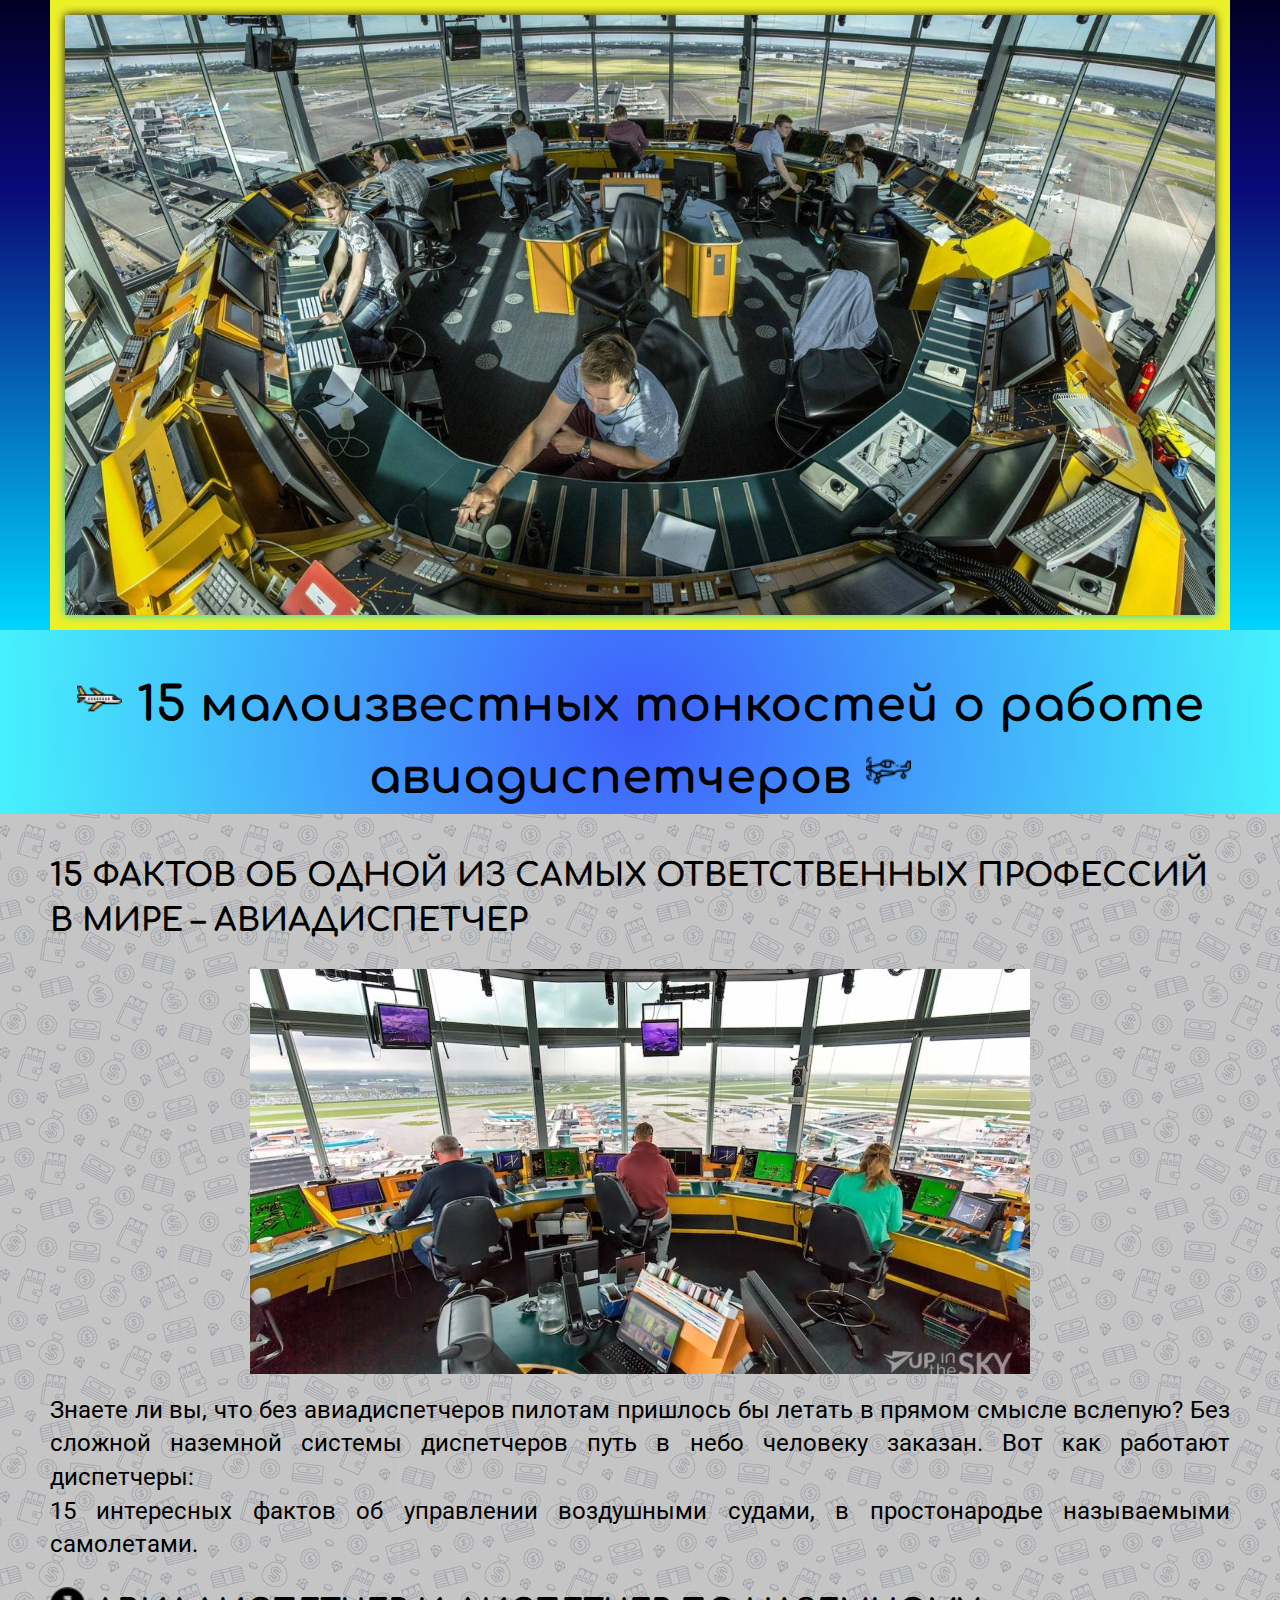
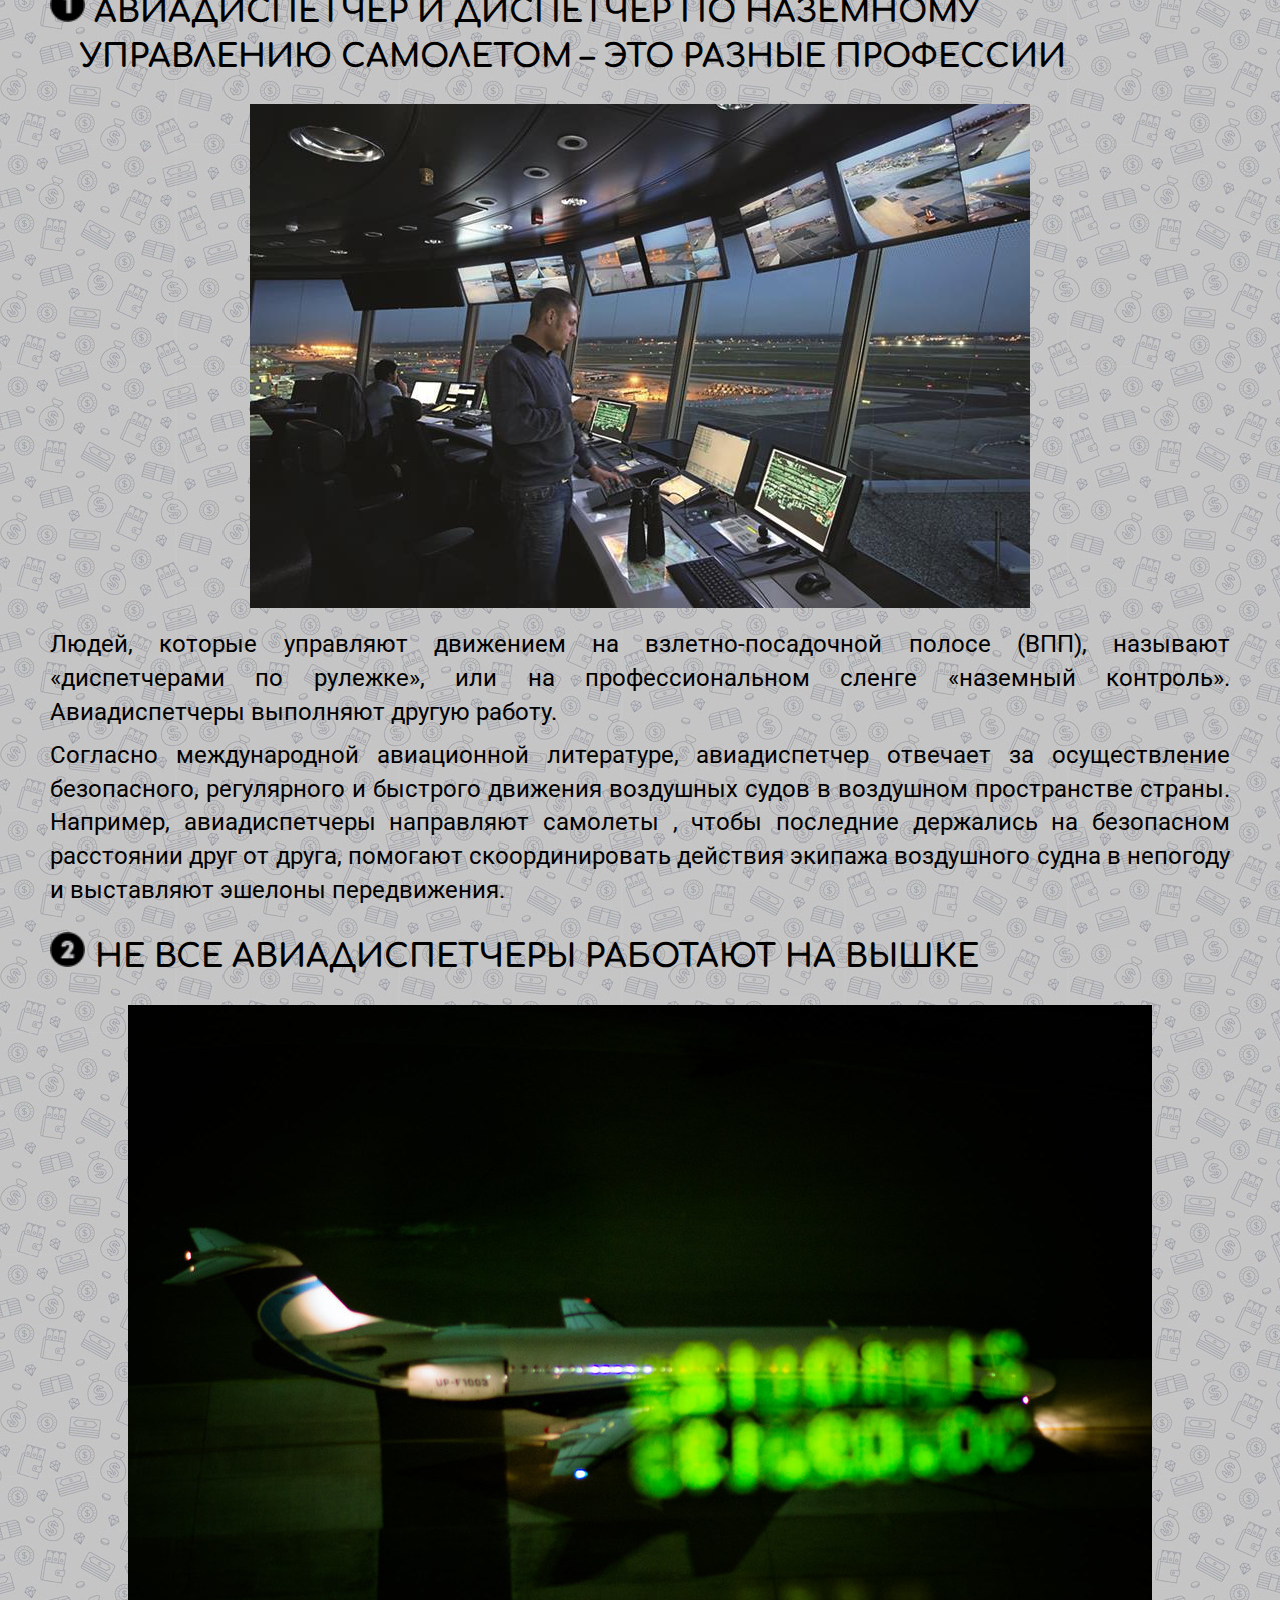
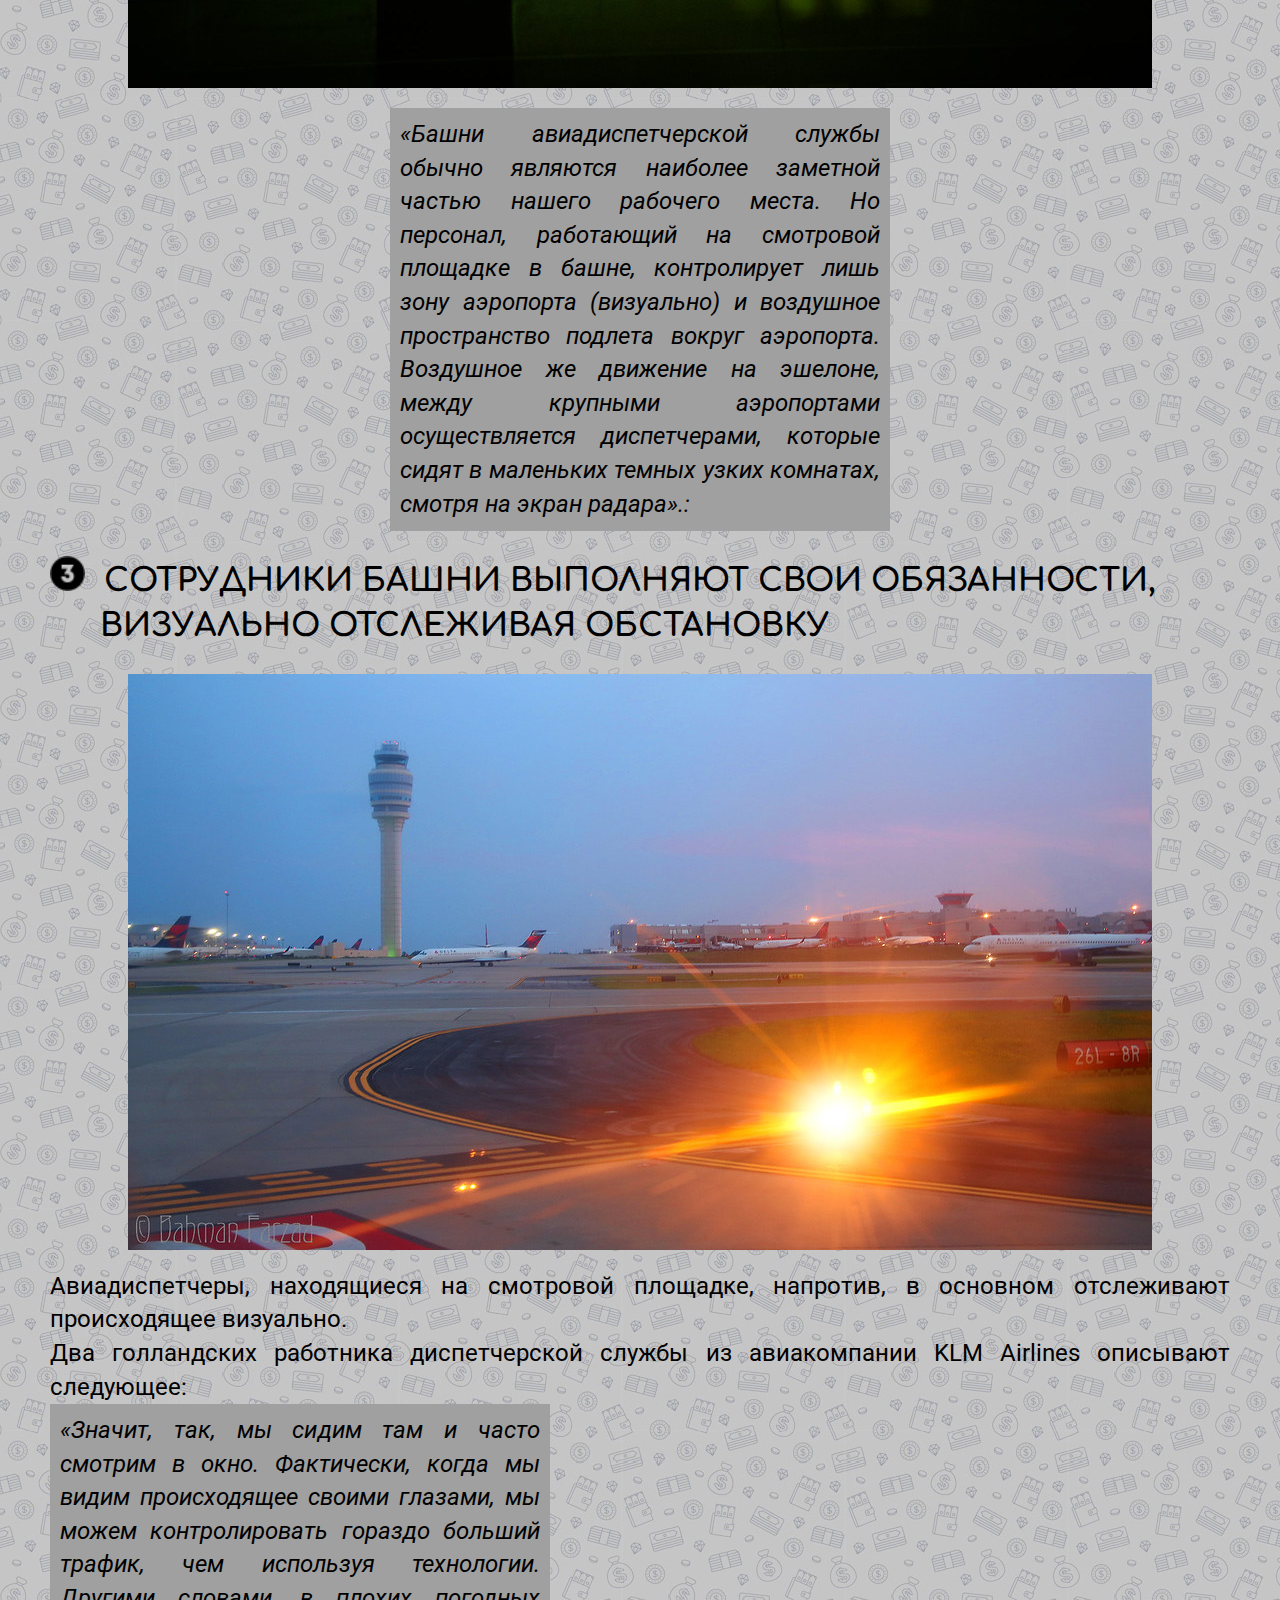
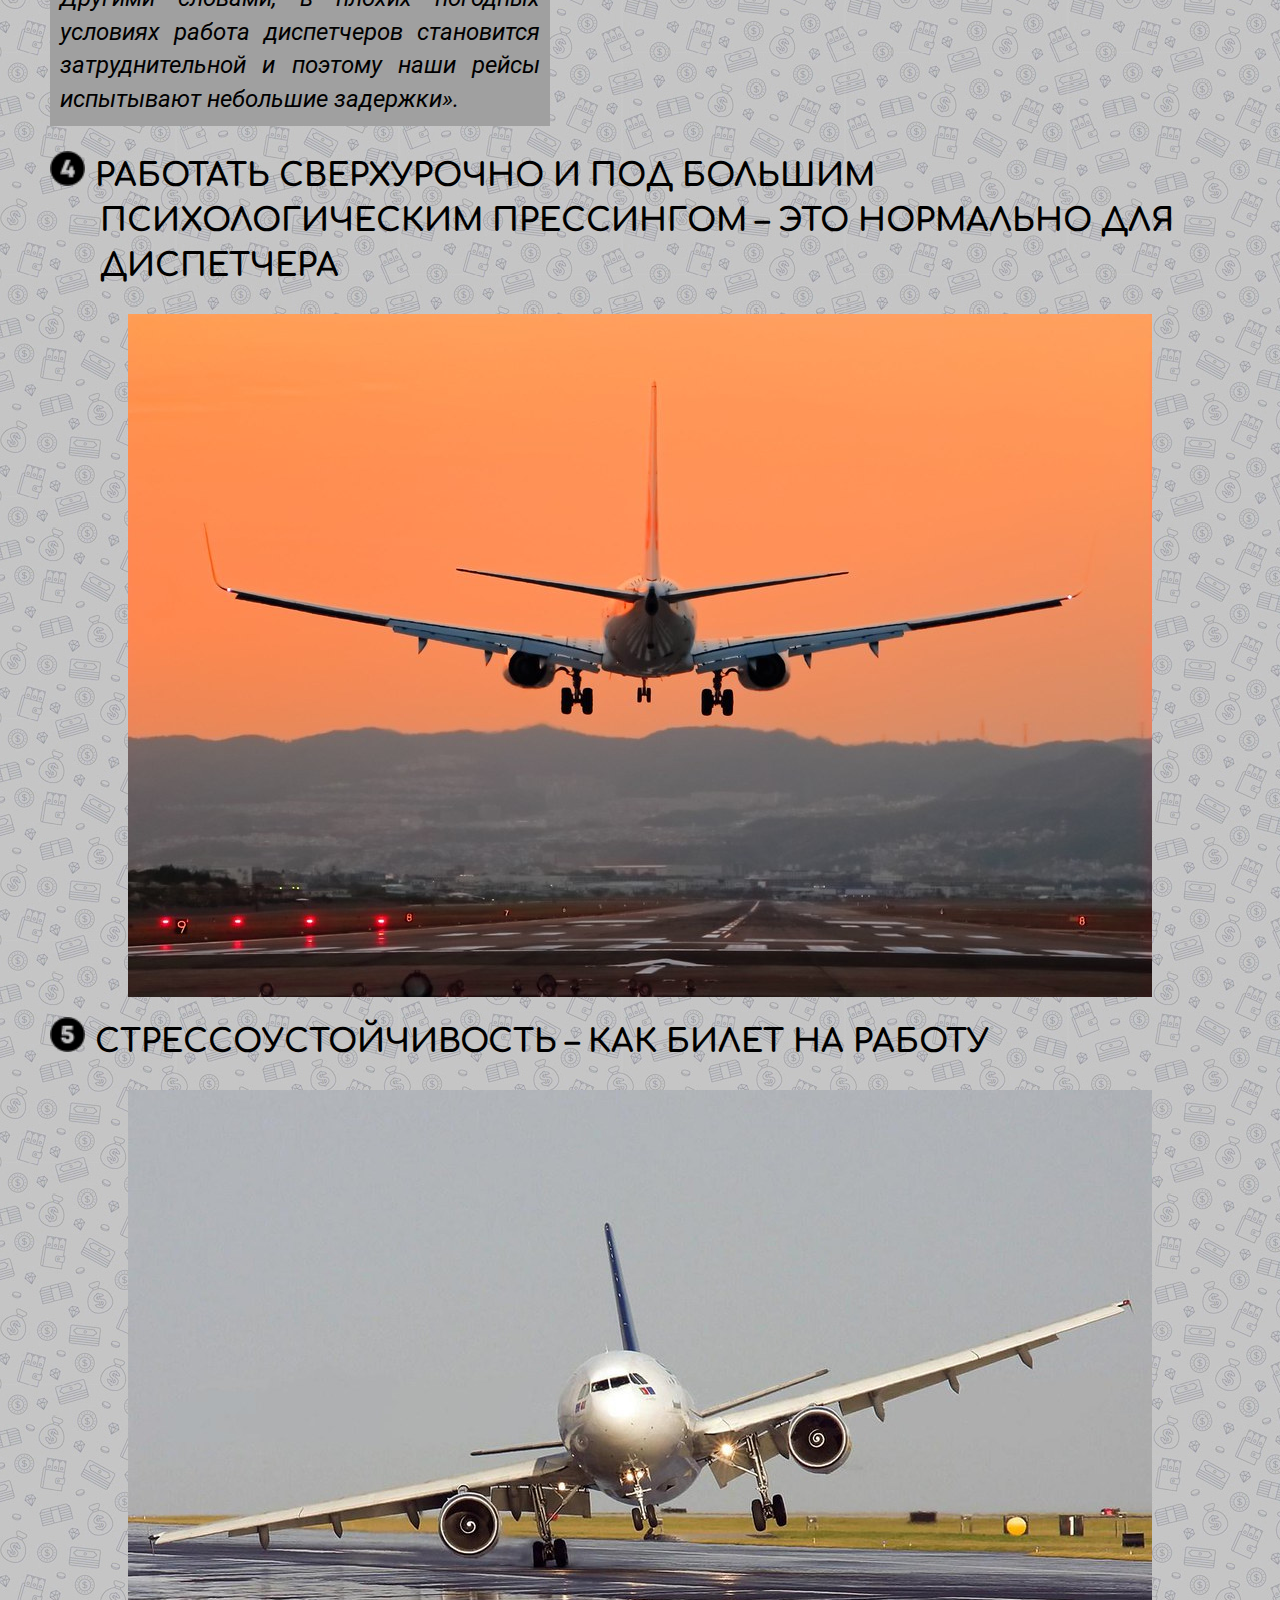
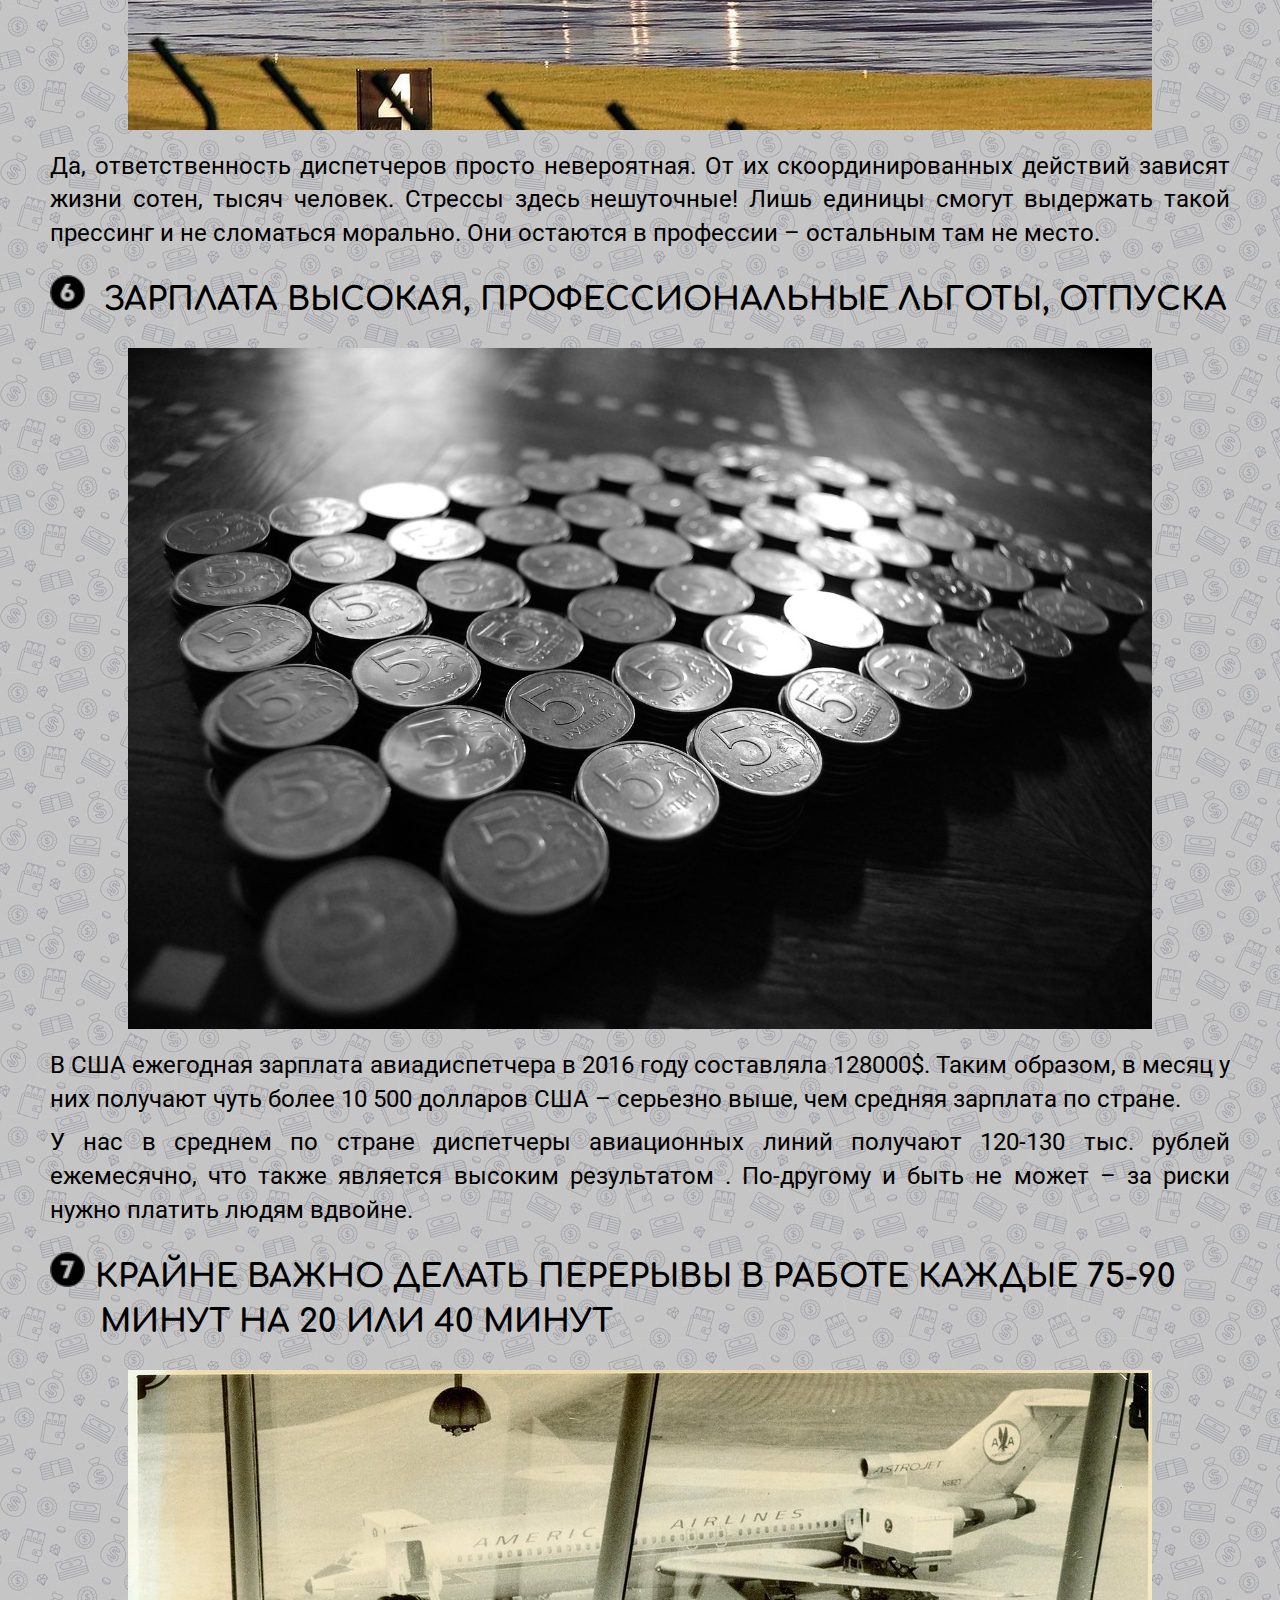
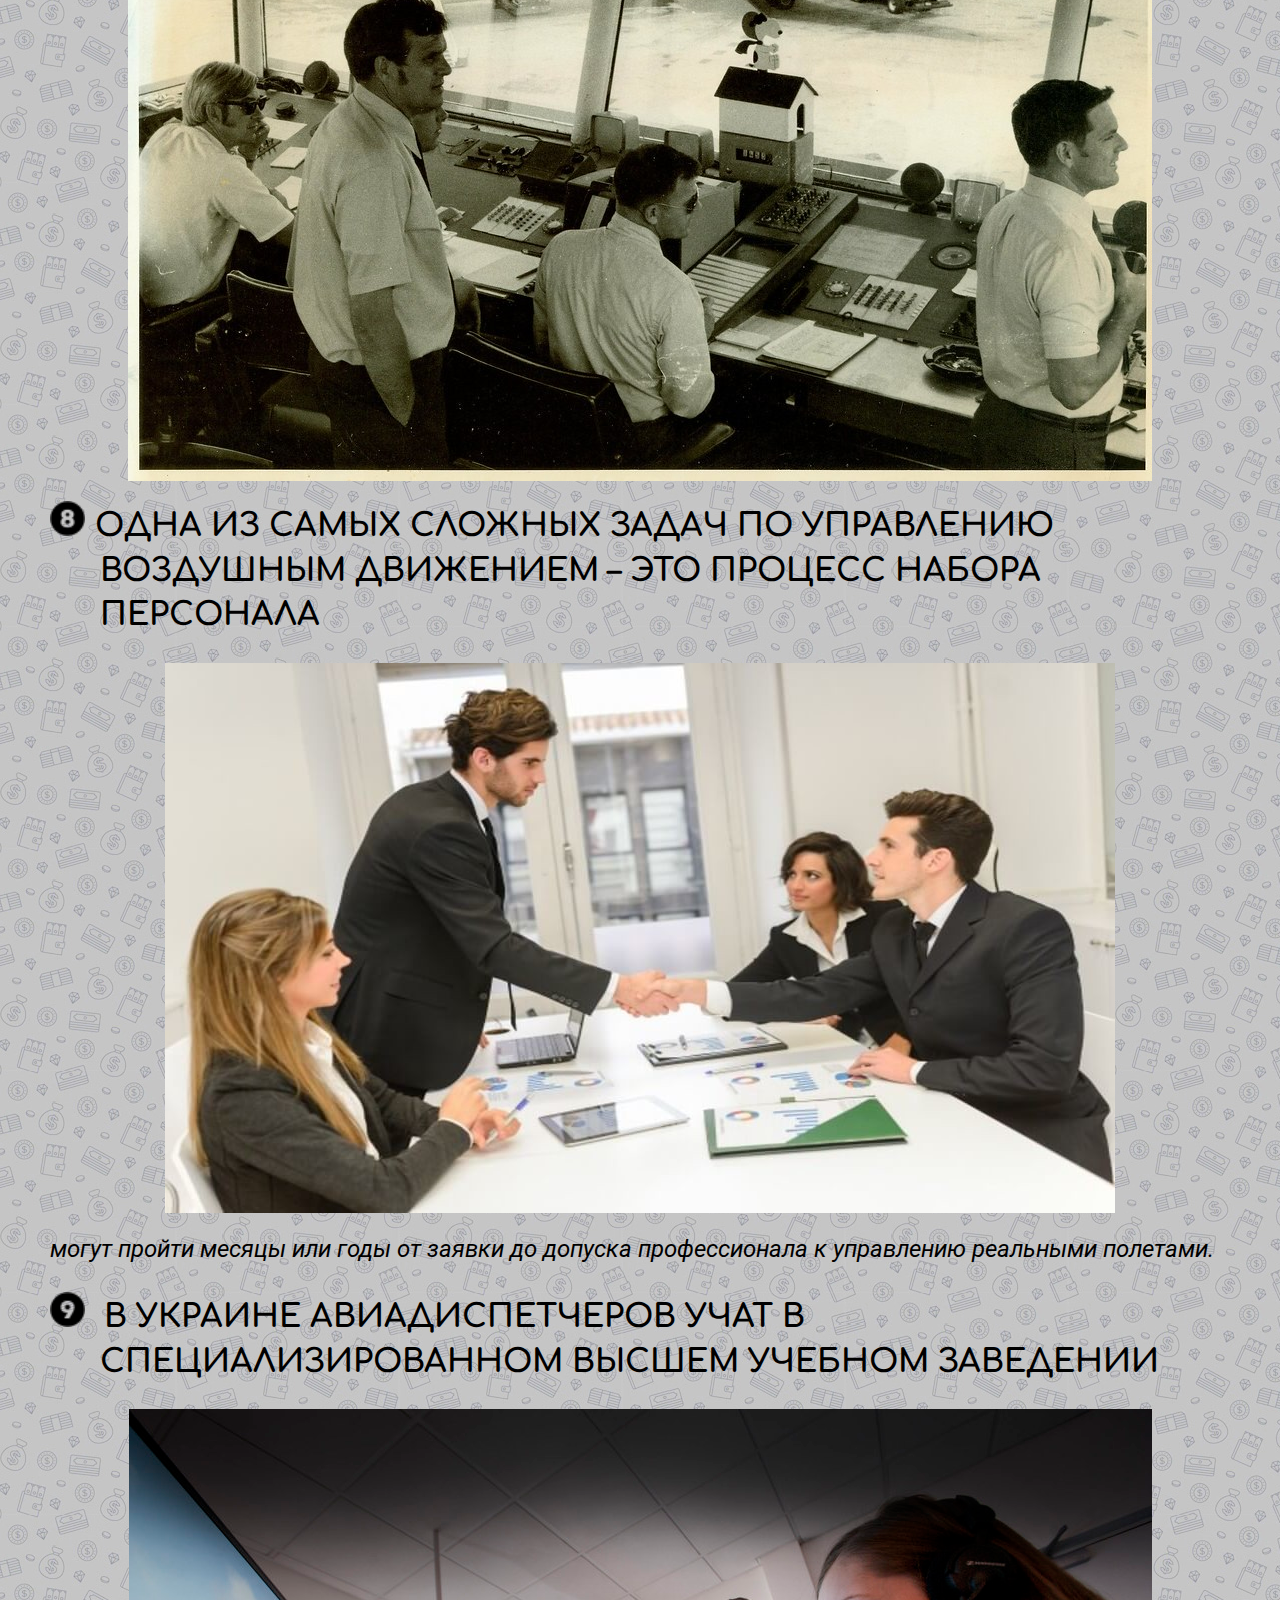
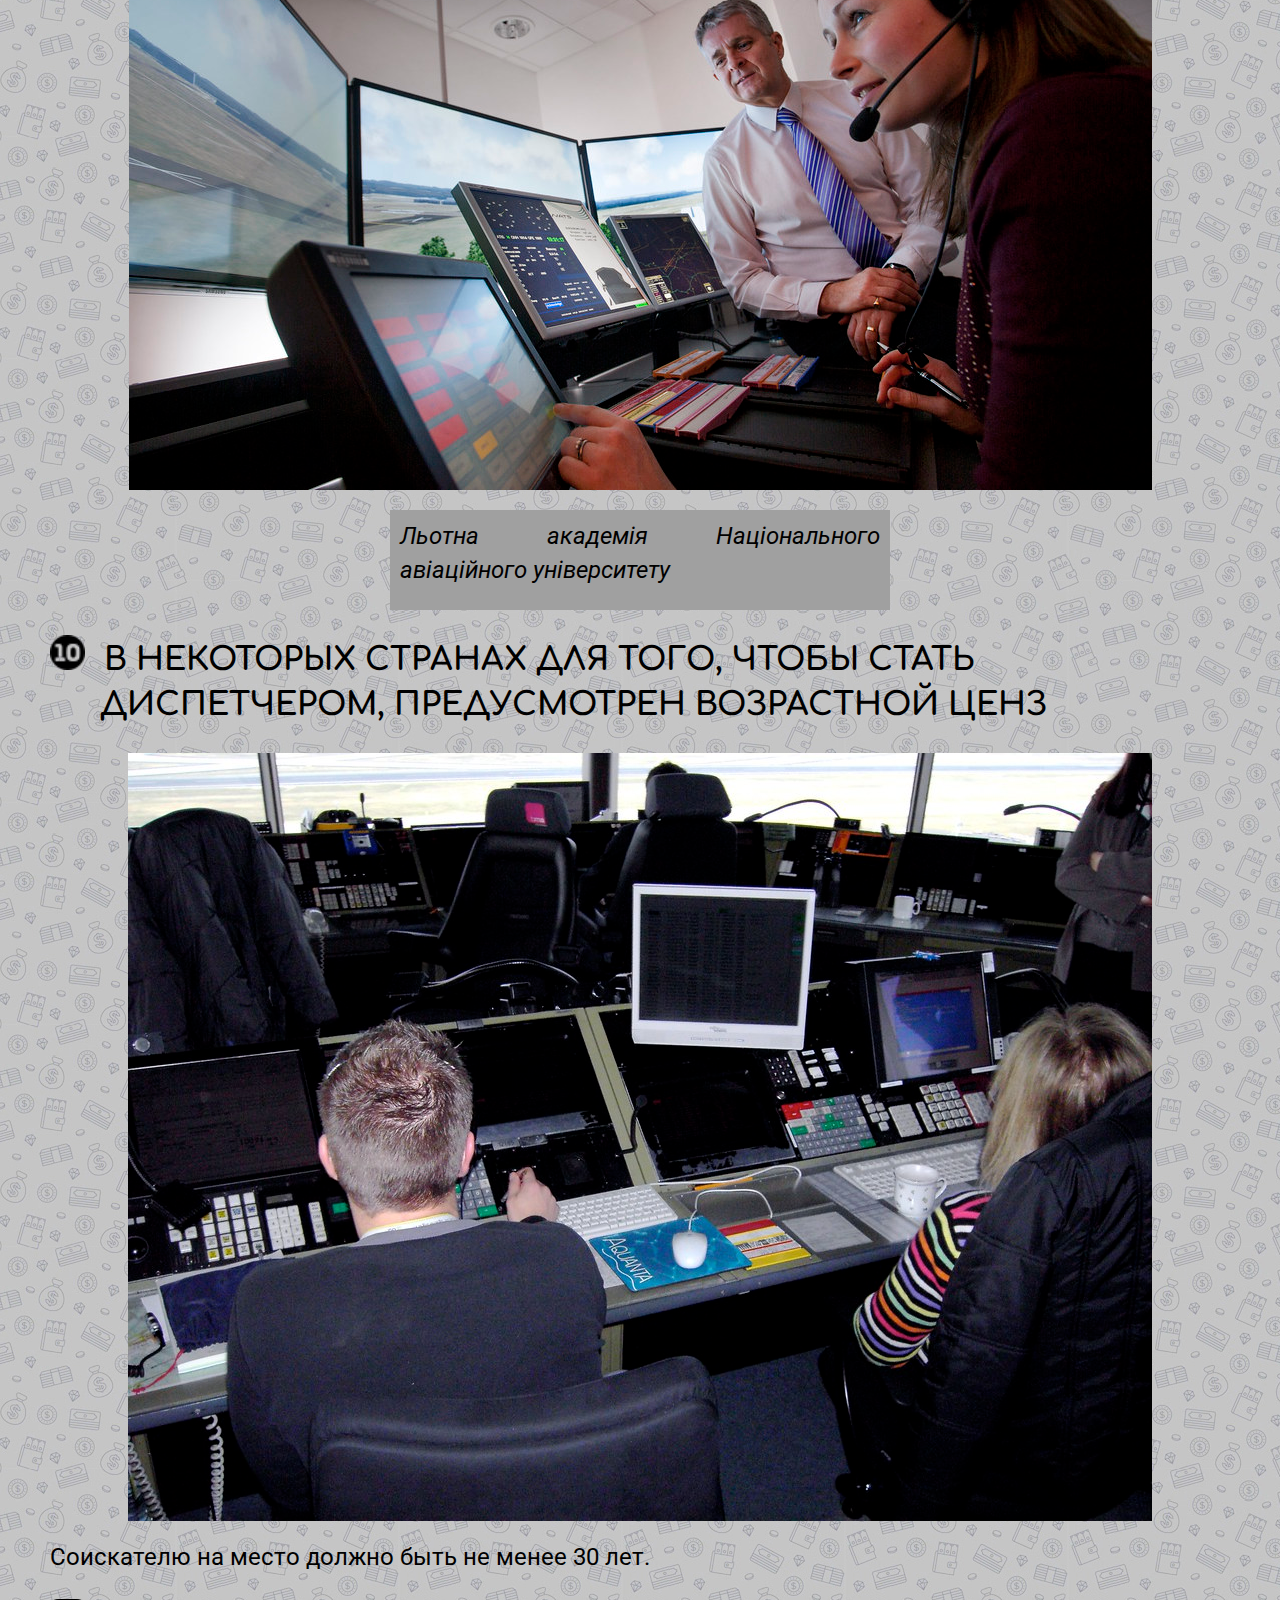
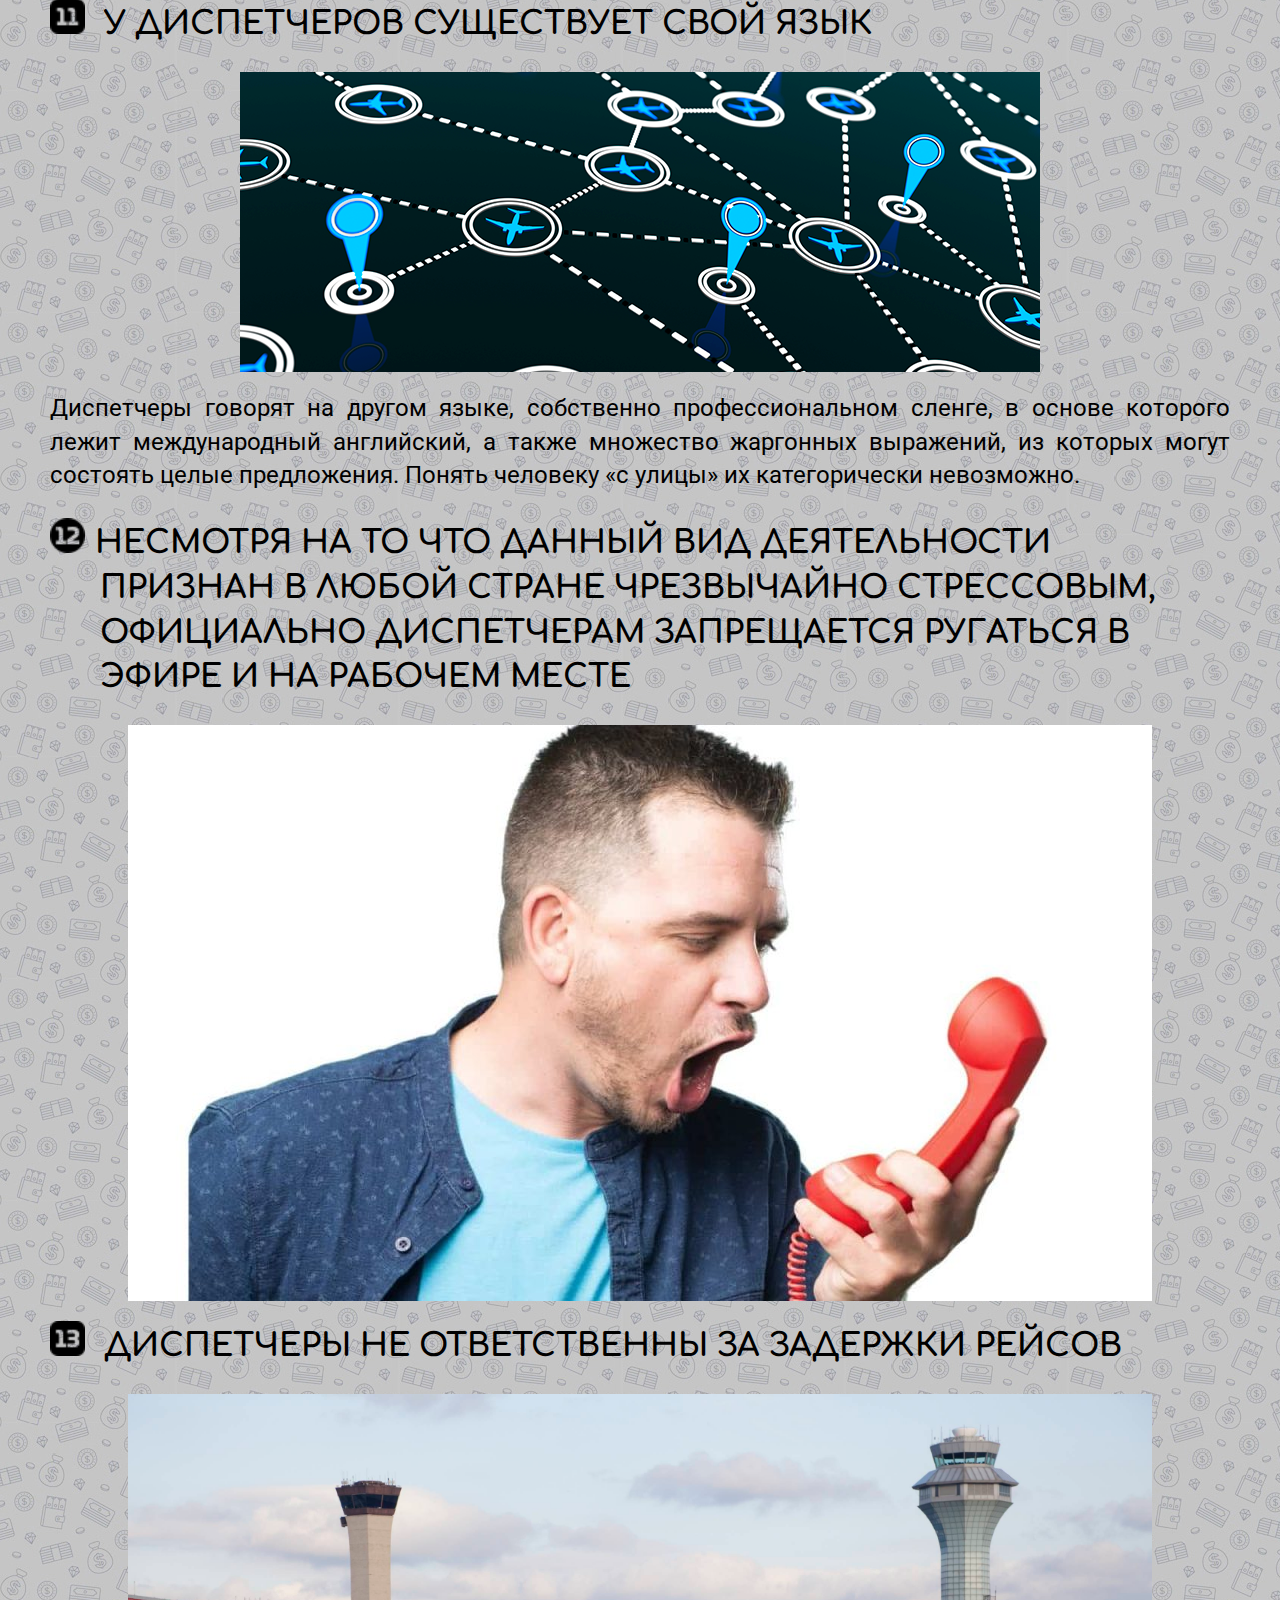
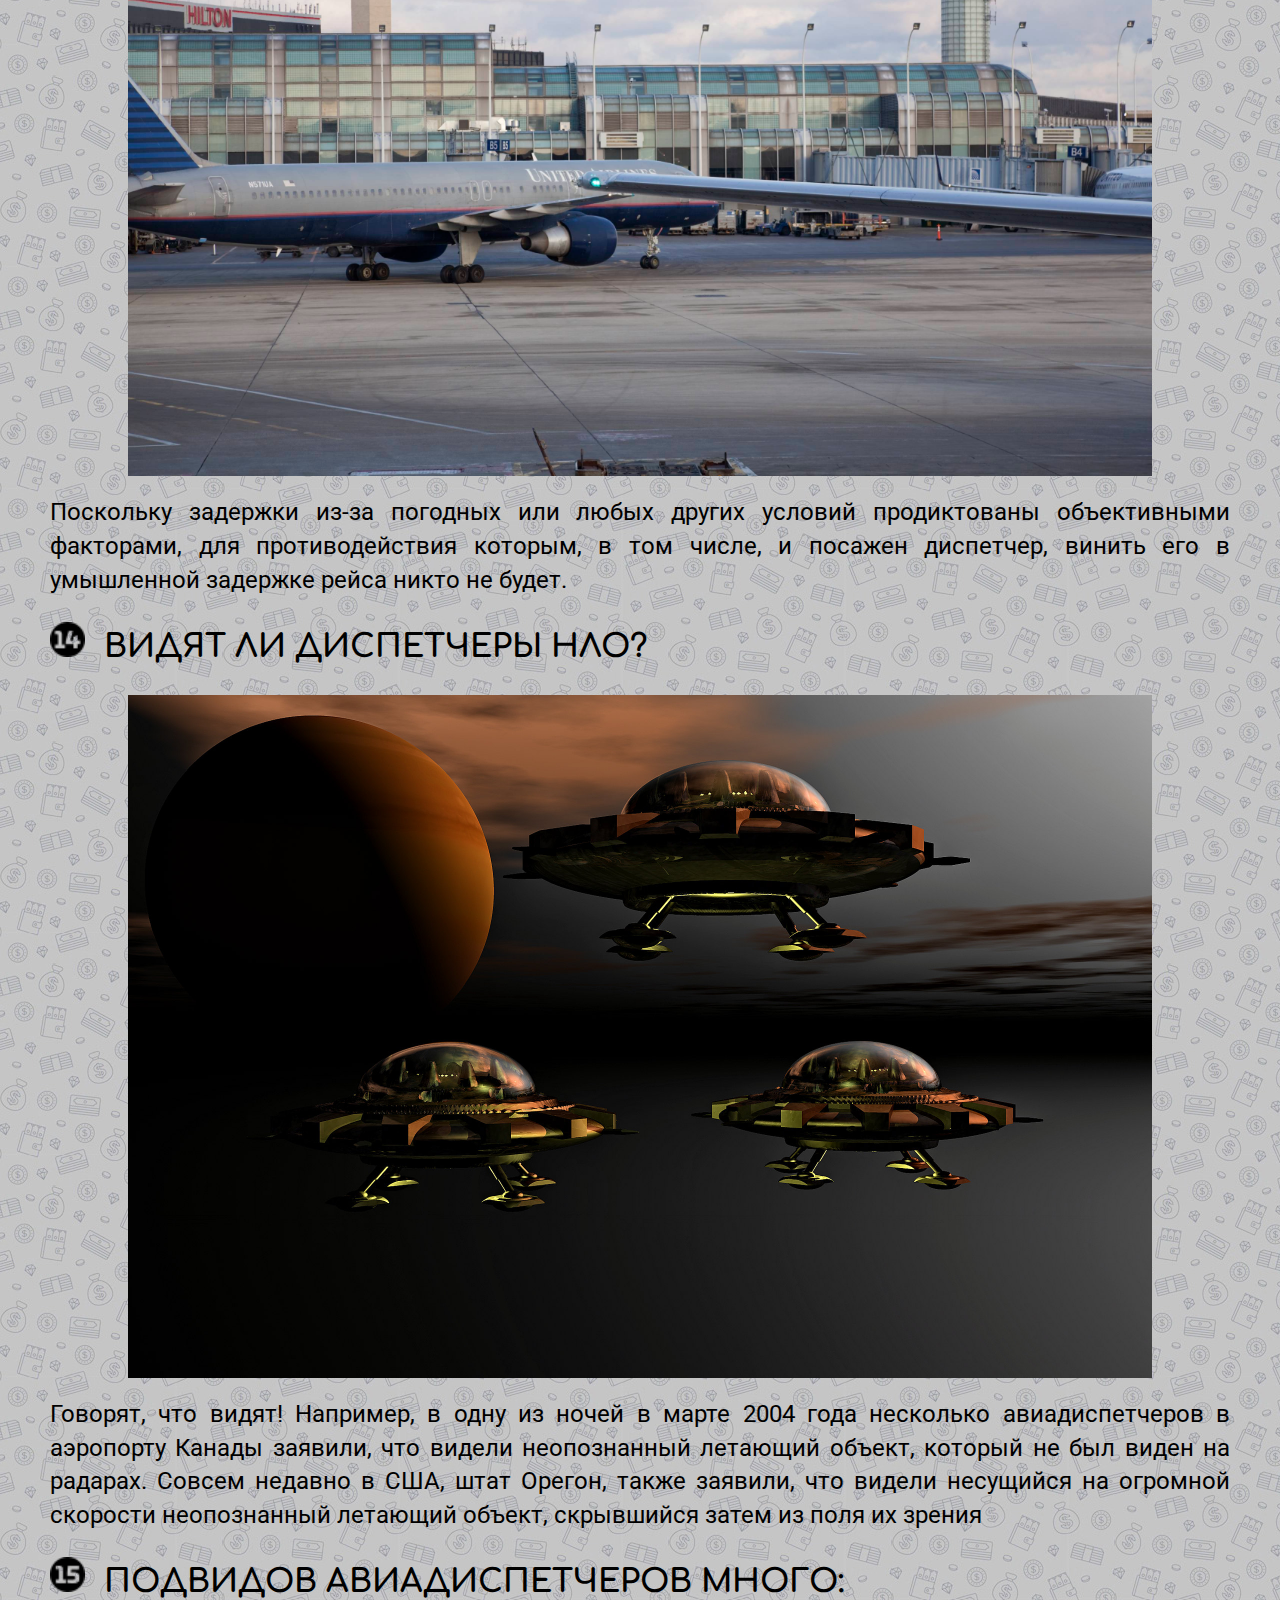
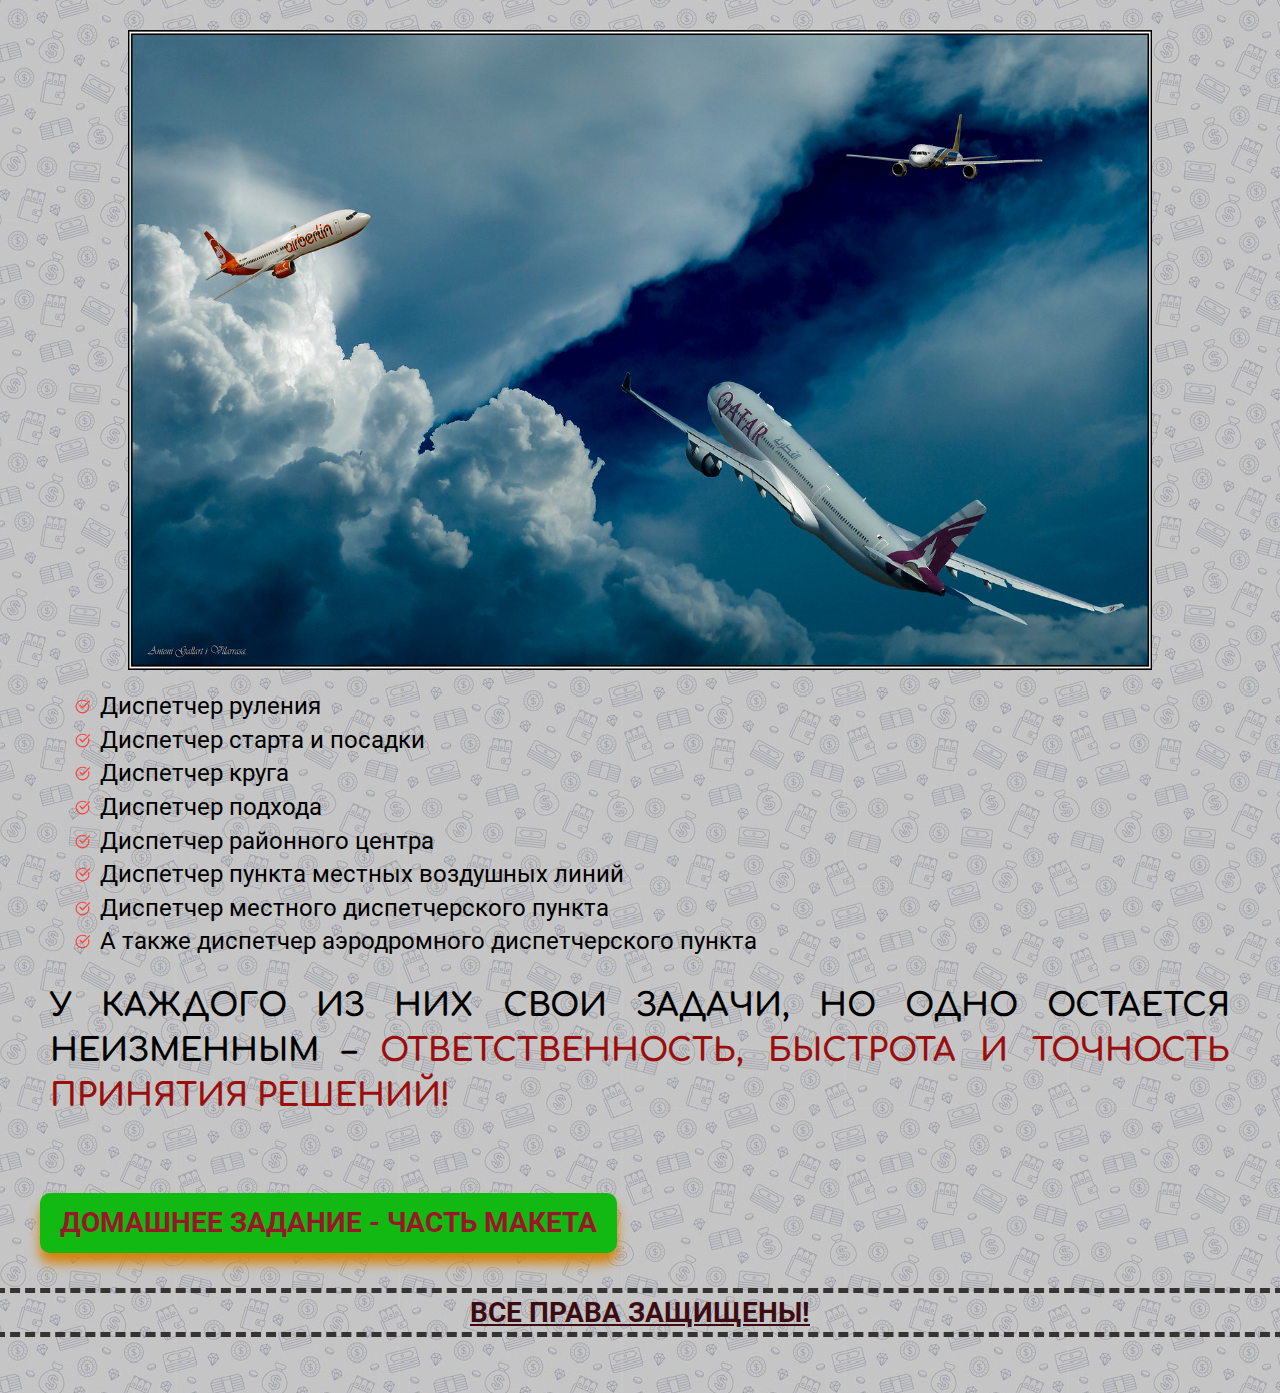
<file: index.html>
<!DOCTYPE html>
<html lang="ru">

<head>
	<meta charset="UTF-8">
	<meta http-equiv="X-UA-Compatible" content="IE=edge">
	<meta name="viewport" content="width=device-width, initial-scale=1.0">
	<link rel="stylesheet" href="css/style.css">
	<title>Lesson 8 - Курс Зима 2022</title>
</head>

<body>
	<div class="wrapper">
		<header class="header">
			<div class="container">
				<div class="header__image">
					<img src="img/image-1.jpg" alt="tower">
				</div>
			</div>
		</header>
		<div class="title">
			<h1>15 малоизвестных тонкостей о работе авиадиспетчеров</h1>
		</div>
		<div class="main">
			<div class="container">
				<div class="block-1">
					<h3 class="block-1__title">15 фактов об одной из самых ответственных профессий в мире – авиадиспетчер
					</h3>
					<img class="block-1__img" src="img/image-2.jpg" alt="tower">
					<div class="block-1__text">
						<p>Знаете ли вы, что без авиадиспетчеров пилотам пришлось бы летать в прямом смысле вслепую? Без
							сложной наземной системы диспетчеров путь в небо человеку заказан. Вот как работают диспетчеры:</p>
						<p>15 интересных фактов об управлении воздушными судами, в простонародье называемыми самолетами.</p>
					</div>
				</div>
				<div class="block-2">
					<h3 class="block-2__title"> Авиадиспетчер и диспетчер по наземному управлению самолетом – это разные
						профессии
					</h3>
					<img class="block-2__img" src="img/image-3.jpg" alt="tower">
					<div class="block-2__text">
						<p>Людей, которые управляют движением на взлетно-посадочной полосе (ВПП), называют «диспетчерами по
							рулежке», или на профессиональном сленге «наземный контроль». Авиадиспетчеры выполняют другую
							работу.</p>
						<p>Согласно международной авиационной литературе, авиадиспетчер отвечает за осуществление безопасного,
							регулярного и быстрого движения воздушных судов в воздушном пространстве страны. Например,
							авиадиспетчеры направляют самолеты , чтобы последние держались на безопасном расстоянии друг от
							друга, помогают скоординировать действия экипажа воздушного судна в непогоду и выставляют эшелоны
							передвижения.</p>
					</div>
				</div>
				<div class="block-3">
					<h3 class="block-3__title">Не все авиадиспетчеры работают на вышке
					</h3>
					<img class="block-3__img" src="img/image-4.jpg" alt="tower">
					<div class="block-3__text">
						<p>«Башни авиадиспетчерской службы обычно являются наиболее заметной частью нашего рабочего места. Но
							персонал, работающий на смотровой площадке в башне, контролирует лишь зону аэропорта (визуально) и
							воздушное пространство подлета вокруг аэропорта. Воздушное же движение на эшелоне, между крупными
							аэропортами осуществляется диспетчерами, которые сидят в маленьких темных узких комнатах, ​​смотря
							на экран радара».:</p>
					</div>
				</div>
				<div class="block-4">
					<h3 class="block-4__title"> Сотрудники башни выполняют свои обязанности, визуально отслеживая обстановку
					</h3>
					<img class="block-4__img" src="img/image-5.jpg" alt="tower">
					<div class="block-4__text">
						<p>Авиадиспетчеры, находящиеся на смотровой площадке, напротив, в основном отслеживают происходящее
							визуально.</p>
						<p>Два голландских работника диспетчерской службы из авиакомпании KLM Airlines описывают следующее:
						</p>
						<p class="cursive">«Значит, так, мы сидим там и часто смотрим в окно. Фактически, когда мы видим
							происходящее своими глазами, мы можем контролировать гораздо больший трафик, чем используя
							технологии.
							Другими словами, в плохих погодных условиях работа диспетчеров становится затруднительной и поэтому
							наши рейсы испытывают небольшие задержки».</p>
					</div>
				</div>
				<div class="block-5">
					<h3 class="block-5__title">Работать сверхурочно и под большим психологическим прессингом – это нормально
						для диспетчера
					</h3>
					<img class="block-5__img" src="img/image-6.jpg" alt="tower">
				</div>
				<div class="block-6">
					<h3 class="block-6__title">Стрессоустойчивость – как билет на работу
					</h3>
					<img class="block-6__img" src="img/image-7.jpg" alt="tower">
					<div class="block-6__text">
						<p>Да, ответственность диспетчеров просто невероятная. От их скоординированных действий зависят жизни
							сотен, тысяч человек. Стрессы здесь нешуточные! Лишь единицы смогут выдержать такой прессинг и не
							сломаться морально. Они остаются в профессии – остальным там не место.</p>
					</div>
				</div>
				<div class="block-7">
					<h3 class="block-7__title"> Зарплата высокая, профессиональные льготы, отпуска
					</h3>
					<img class="block-7__img" src="img/image_8.jpg" alt="tower">
					<div class="block-7__text">
						<p>В США ежегодная зарплата авиадиспетчера в 2016 году составляла 128000$. Таким образом, в месяц у
							них получают чуть более 10 500 долларов США – серьезно выше, чем средняя зарплата по стране.</p>
						<p>У нас в среднем по стране диспетчеры авиационных линий получают 120-130 тыс. рублей ежемесячно, что
							также является высоким результатом . По-другому и быть не может – за риски нужно платить людям
							вдвойне.</p>
					</div>
				</div>
				<div class="block-8">
					<h3 class="block-8__title">Крайне важно делать перерывы в работе каждые 75-90 минут на 20 или 40 минут
					</h3>
					<img class="block-8__img" src="img/image_9.jpg" alt="tower">
				</div>
				<div class="block-9">
					<h3 class="block-9__title">Одна из самых сложных задач по управлению воздушным движением – это процесс
						набора персонала
					</h3>
					<img class="block-9__img" src="img/image-10.jpg" alt="tower">
					<div class="block-9__text">
						<p>могут пройти месяцы или годы от заявки до допуска профессионала к управлению реальными полетами.
						</p>
					</div>
				</div>
				<div class="block-10">
					<h3 class="block-10__title"> В Украине авиадиспетчеров учат в специализированном высшем учебном
						заведении
					</h3>
					<img class="block-10__img" src="img/image-11.jpg" alt="tower">
					<div class="block-10__text">
						<p>Льотна академія Національного авіаційного університету</p>
					</div>
				</div>
				<div class="block-11">
					<h3 class="block-11__title"> В некоторых странах для того, чтобы стать диспетчером, предусмотрен
						возрастной ценз
					</h3>
					<img class="block-11__img" src="img/image-12.jpg" alt="tower">
					<div class="block-11__text">
						<p>Соискателю на место должно быть не менее 30 лет.</p>
					</div>
				</div>
				<div class="block-12">
					<h3 class="block-12__title"> У диспетчеров существует свой язык
					</h3>
					<img class="block-12__img" src="img/image-13.png" alt="tower">
					<div class="block-12__text">
						<p>Диспетчеры говорят на другом языке, собственно профессиональном сленге, в основе которого лежит
							международный английский, а также множество жаргонных выражений, из которых могут состоять целые
							предложения. Понять человеку «с улицы» их категорически невозможно.</p>
					</div>
				</div>
				<div class="block-13">
					<h3 class="block-13__title">Несмотря на то что данный вид деятельности признан в любой стране чрезвычайно
						стрессовым, официально диспетчерам запрещается ругаться в эфире и на рабочем месте
					</h3>
					<img class="block-13__img" src="img/image-14.jpg" alt="tower">
				</div>
				<div class="block-14">
					<h3 class="block-14__title"> Диспетчеры не ответственны за задержки рейсов
					</h3>
					<img class="block-14__img" src="img/image-15.jpg" alt="tower">
					<div class="block-14__text">
						<p>Поскольку задержки из-за погодных или любых других условий продиктованы объективными факторами, для
							противодействия которым, в том числе, и посажен диспетчер, винить его в умышленной задержке рейса
							никто не будет.</p>
					</div>
				</div>
				<div class="block-15">
					<h3 class="block-15__title"> Видят ли диспетчеры НЛО?
					</h3>
					<img class="block-15__img" src="img/image-16.jpg" alt="tower">
					<div class="block-15__text">
						<p>Говорят, что видят! Например, в одну из ночей в марте 2004 года несколько авиадиспетчеров в
							аэропорту Канады заявили, что видели неопознанный летающий объект, который не был виден на радарах.
							Совсем недавно в США, штат Орегон, также заявили, что видели несущийся на огромной скорости
							неопознанный летающий объект, скрывшийся затем из поля их зрения</p>
					</div>
				</div>
				<div class="block-16">
					<h3 class="block-16__title"> Подвидов авиадиспетчеров много:
					</h3>
					<img class="block-16__img" src="img/image-17.jpg" alt="tower">
					<div class="block-16__text">
						<ul class="block-16__list">
							<li>Диспетчер руления</li>
							<li>Диспетчер старта и посадки</li>
							<li>Диспетчер круга</li>
							<li>Диспетчер подхода</li>
							<li>Диспетчер районного центра</li>
							<li>Диспетчер пункта местных воздушных линий</li>
							<li>Диспетчер местного диспетчерского пункта</li>
							<li>А также диспетчер аэродромного диспетчерского пункта</li>
						</ul>
						<h4>У каждого из них свои задачи, но одно остается неизменным – <span>ответственность, быстрота
								и точность
								принятия решений!</span></h4>
					</div>
				</div>
			</div>
			<a class="homework" target="_blank" href="template.html">Домашнее задание - часть макета</a>
			<footer class="footer">
				<p class="footer__text permision">Все права защищены!</p>
			</footer>
		</div>
	</div>
</body>

</html>
</file>
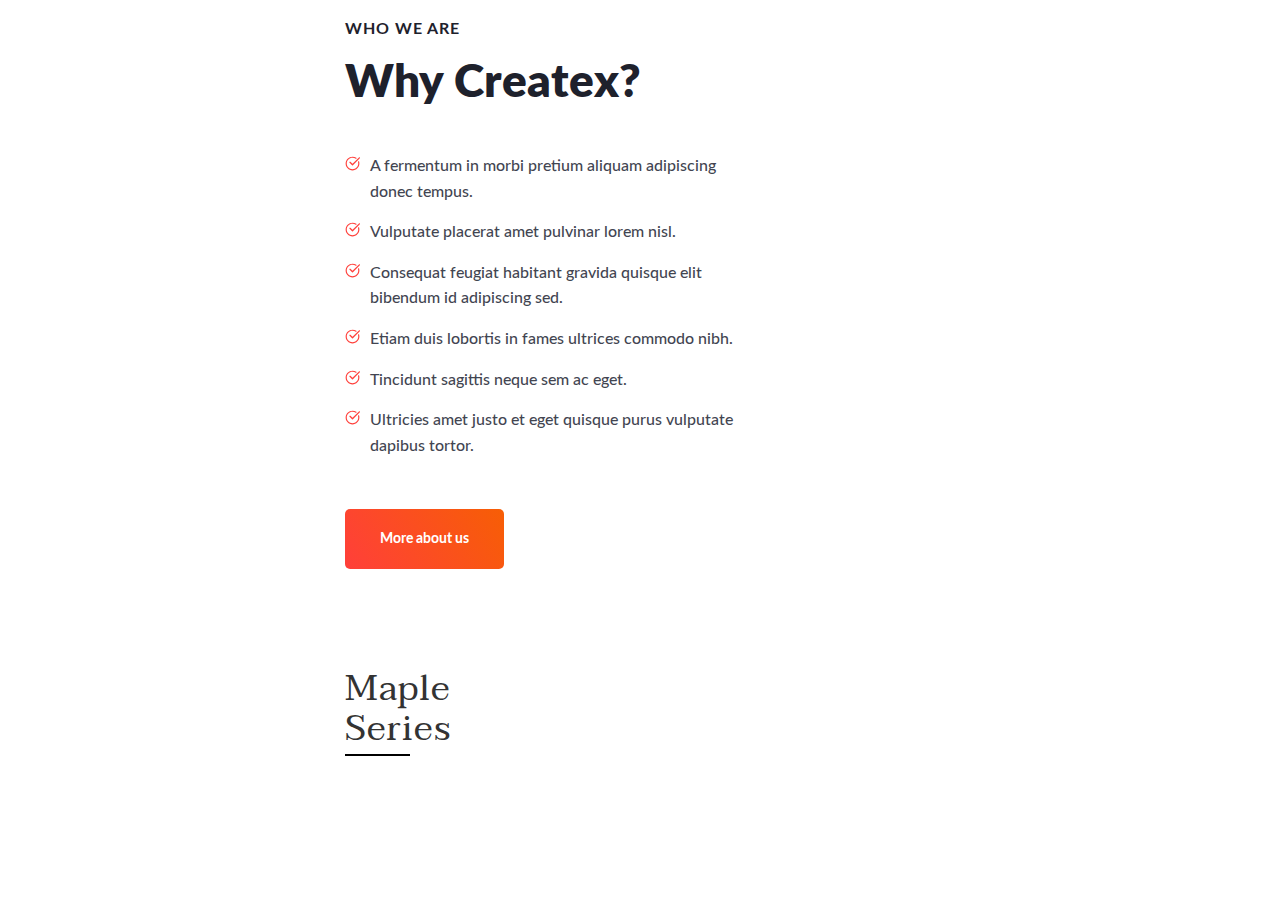
<file: template.html>
<!DOCTYPE html>
<html lang="en">

<head>
	<meta charset="UTF-8">
	<meta http-equiv="X-UA-Compatible" content="IE=edge">
	<meta name="viewport" content="width=device-width, initial-scale=1.0">
	<link rel="stylesheet" href="css/style.css">
	<title>Lesson 8 - Часть макета</title>
</head>

<body>

	<div class="content">

		<h6 class="about">Who we are</h6>
		<h6 class="couse">Why Createx?</h6>
		<ul class="couse__list">
			<li>A fermentum in morbi pretium aliquam adipiscing donec tempus.</li>
			<li>Vulputate placerat amet pulvinar lorem nisl.</li>
			<li>Consequat feugiat habitant gravida quisque elit bibendum id adipiscing sed.</li>
			<li>Etiam duis lobortis in fames ultrices commodo nibh.</li>
			<li>Tincidunt sagittis neque sem ac eget.</li>
			<li>Ultricies amet justo et eget quisque purus vulputate dapibus tortor.</li>
		</ul>
		<a class="more-about" target="_blank" href="https://google.com">More about us</a>
		<div class="watch">
			<p>Maple Series</p>
		</div>
	</div>

</body>

</html>
</file>
<file: css/style.css>
/* &display=swap */

@import "null.css";
@import url("https://fonts.googleapis.com/css2?family=Comfortaa:wght@700&family=Roboto:ital@0;1&display=swap");
@import url("https://fonts.googleapis.com/css2?family=Taviraj&display=swap");

/*font-family: "Comfortaa", cursive;
font-family: "Roboto", sans-serif;*/
/*font-family: 'Taviraj', serif;*/

@font-face {
	font-family: "Lato";
	src: url("../fonts/Lato-Medium.woff2") format("woff2"), url("../fonts/Lato-Medium.woff") format("woff");
	font-weight: 400;
	font-style: normal;
	font-display: swap;
}
@font-face {
	font-family: "Lato";
	src: url("../fonts/Lato-Bold.woff2") format("woff2"), url("../fonts/Lato-Bold.woff") format("woff");
	font-weight: 700;
	font-style: normal;
	font-display: swap;
}
@font-face {
	font-family: "Lato";
	src: url("../fonts/Lato-Black.woff2") format("woff2"), url("../fonts/Lato-Black.woff") format("woff");
	font-weight: 900;
	font-style: normal;
	font-display: swap;
}

body {
	font-family: "Roboto", sans-serif;
	font-size: 24px;
	line-height: 1.4;
	font-weight: 400;
}
[class*="block-"] {
	text-align: center;
}
[class*="__title"] {
	font-family: "Comfortaa", cursive;
	text-transform: uppercase;
	font-weight: 700;
	font-size: 32px;
	margin-bottom: 25px;
	text-align: left;
}
[class*="__img"] {
	margin-bottom: 20px;
}

[class*="__text"] {
	text-align: justify;
	margin-bottom: 25px;
}
.wrapper {
	background-image: url("../img/bg_repeat.jpg");
}
.header {
	min-height: 100px;
	background: linear-gradient(180deg, rgba(2, 0, 36, 1) 0%, rgba(9, 9, 121, 1) 30%, rgba(0, 212, 255, 1) 100%);
}
.container {
	max-width: 1180px;
	margin: 0 auto;
}
.header__image {
	padding: 15px;
	box-shadow: inset 0px 0px 10px 15px #ecf028;
}
.header__image img {
	width: 100%;
	height: auto;
}
.title {
	background: radial-gradient(circle, rgba(63, 94, 251, 1) 0%, rgba(70, 242, 252, 1) 100%);
	min-height: 150px;
	margin-bottom: 40px;
}
h1 {
	text-align: center;
	font-family: "Comfortaa", cursive;
	font-weight: 700;
	font-size: 48px;
	line-height: 1.5;
	padding-top: 40px;
}
h1::before {
	content: "";
	background-image: url("../img/icons/001-airplane.png");
	background-repeat: no-repeat;
	background-position: left;
	background-size: 45px;
	width: 45px;
	height: 45px;
	display: inline-block;
	margin-right: 15px;
}
h1::after {
	content: "";
	background-image: url("../img/icons/002-small-plane.png");
	background-repeat: no-repeat;
	background-position: right;
	background-size: 45px;
	width: 45px;
	height: 45px;
	display: inline-block;
	margin-left: 15px;
}
.block-1__title:hover {
	color: #bd2738;
}
.block-2__title {
	padding-left: 30px;
}
.block-2__title:hover {
	color: #bd2738;
}
.block-2__title::before {
	content: "";
	background-image: url("../img/icons/007-number-one.png");
	background-repeat: no-repeat;
	background-position: top left;
	background-size: 35px;
	width: 35px;
	height: 35px;
	display: inline-block;
	margin-left: -30px;
	transition: all 0.3s ease 0s;
}
.block-2__title:hover::before {
	transform: rotate(360deg) scale(1.4);
}

.block-2__text p {
	margin-bottom: 10px;
}
.block-3__text {
	display: inline-block;
	max-width: 500px;
	min-height: 400px;
	background-color: #a0a0a0;
	padding: 10px;
	font-style: italic;
}
.block-3__text:hover {
	background-color: #dbdbdb;
}
.block-3__title {
	padding-left: 50px;
}
.block-3__title:hover {
	color: #bd2738;
}
.block-3__title::before {
	content: "";
	background-image: url("../img/icons/008-number-2.png");
	background-repeat: no-repeat;
	background-position: top left;
	background-size: 35px;
	width: 35px;
	height: 35px;
	display: inline-block;
	margin-left: -50px;
	margin-right: 10px;
	transition: all 0.3s ease 0s;
}
.block-3__title:hover::before {
	transform: rotate(360deg) scale(1.4);
}
.cursive {
	display: inline-block;
	max-width: 500px;
	min-height: 300px;
	background-color: #a0a0a0;
	padding: 10px;
	font-style: italic;
}
.cursive:hover {
	background-color: #dbdbdb;
}
.block-4__title {
	/*background-image: url("../img/icons/009-number-3.png");
	background-repeat: no-repeat;
	background-position: top left;
	background-size: 35px;*/
	padding-left: 50px;
}
.block-4__title:hover {
	color: #bd2738;
}
.block-4__title::before {
	content: "";
	background-image: url("../img/icons/009-number-3.png");
	background-repeat: no-repeat;
	background-position: top left;
	background-size: 35px;
	width: 35px;
	height: 35px;
	display: inline-block;
	margin-left: -50px;
	margin-right: 10px;
	transition: all 0.3s ease 0s;
}
.block-4__title:hover::before {
	transform: rotate(360deg) scale(1.4);
}
.block-5__title {
	/*background-image: url("../img/icons/010-number-four.png");
	background-repeat: no-repeat;
	background-position: top left;
	background-size: 35px;*/
	padding-left: 50px;
}
.block-5__title:hover {
	color: #bd2738;
}
.block-5__title::before {
	content: "";
	background-image: url("../img/icons/010-number-four.png");
	background-repeat: no-repeat;
	background-position: top left;
	background-size: 35px;
	width: 35px;
	height: 35px;
	display: inline-block;
	margin-left: -50px;
	margin-right: 10px;
	transition: all 0.3s ease 0s;
}
.block-5__title:hover::before {
	transform: rotate(360deg) scale(1.4);
}
.block-6__title {
	/*background-image: url("../img/icons/011-number-5.png");
	background-repeat: no-repeat;
	background-position: top left;
	background-size: 35px;*/
	padding-left: 50px;
}
.block-6__title:hover {
	color: #bd2738;
}
.block-6__title::before {
	content: "";
	background-image: url("../img/icons/011-number-5.png");
	background-repeat: no-repeat;
	background-position: top left;
	background-size: 35px;
	width: 35px;
	height: 35px;
	display: inline-block;
	margin-left: -50px;
	margin-right: 10px;
	transition: all 0.3s ease 0s;
}
.block-6__title:hover::before {
	transform: rotate(360deg) scale(1.4);
}

.block-7__text p {
	margin-bottom: 10px;
}
.block-7__title {
	/*background-image: url("../img/icons/012-six.png");
	background-repeat: no-repeat;
	background-position: top left;
	background-size: 35px;*/
	padding-left: 50px;
}
.block-7__title:hover {
	color: #bd2738;
}
.block-7__title::before {
	content: "";
	background-image: url("../img/icons/012-six.png");
	background-repeat: no-repeat;
	background-position: top left;
	background-size: 35px;
	width: 35px;
	height: 35px;
	display: inline-block;
	margin-left: -50px;
	margin-right: 10px;
	transition: all 0.3s ease 0s;
}
.block-7__title:hover::before {
	transform: rotate(360deg) scale(1.4);
}
.block-7__img {
	max-width: 1024px;
	min-height: 640px;
}
.block-8__title {
	/*background-image: url("../img/icons/013-seven.png");
	background-repeat: no-repeat;
	background-position: top left;
	background-size: 35px;*/
	padding-left: 50px;
}
.block-8__title:hover {
	color: #bd2738;
}
.block-8__title::before {
	content: "";
	background-image: url("../img/icons/013-seven.png");
	background-repeat: no-repeat;
	background-position: top left;
	background-size: 35px;
	width: 35px;
	height: 35px;
	display: inline-block;
	margin-left: -50px;
	margin-right: 10px;
	transition: all 0.3s ease 0s;
}
.block-8__title:hover::before {
	transform: rotate(360deg) scale(1.4);
}
.block-9__title {
	/*background-image: url("../img/icons/014-number-8.png");
	background-repeat: no-repeat;
	background-position: top left;
	background-size: 35px;*/
	padding-left: 50px;
}
.block-9__title:hover {
	color: #bd2738;
}
.block-9__title::before {
	content: "";
	background-image: url("../img/icons/014-number-8.png");
	background-repeat: no-repeat;
	background-position: top left;
	background-size: 35px;
	width: 35px;
	height: 35px;
	display: inline-block;
	margin-left: -50px;
	margin-right: 10px;
	transition: all 0.3s ease 0s;
}
.block-9__title:hover::before {
	transform: rotate(360deg) scale(1.4);
}
.block-9__text {
	font-style: italic;
}
.block-10__text {
	display: inline-block;
	max-width: 500px;
	min-height: 100px;
	background-color: #a0a0a0;
	padding: 10px;
	font-style: italic;
}
.block-10__text:hover {
	background-color: #dbdbdb;
}
.block-10__title {
	/*background-image: url("../img/icons/015-number-9.png");
	background-repeat: no-repeat;
	background-position: top left;
	background-size: 35px;*/
	padding-left: 50px;
}
.block-10__title:hover {
	color: #bd2738;
}
.block-10__title::before {
	content: "";
	background-image: url("../img/icons/015-number-9.png");
	background-repeat: no-repeat;
	background-position: top left;
	background-size: 35px;
	width: 35px;
	height: 35px;
	display: inline-block;
	margin-left: -50px;
	margin-right: 10px;
	transition: all 0.3s ease 0s;
}
.block-10__title:hover::before {
	transform: rotate(360deg) scale(1.4);
}
.block-11__title {
	/*background-image: url("../img/icons/001-ten.png");
	background-repeat: no-repeat;
	background-position: top left;
	background-size: 35px;*/
	padding-left: 50px;
}
.block-11__title:hover {
	color: #bd2738;
}
.block-11__title::before {
	content: "";
	background-image: url("../img/icons/001-ten.png");
	background-repeat: no-repeat;
	background-position: top left;
	background-size: 35px;
	width: 35px;
	height: 35px;
	display: inline-block;
	margin-left: -50px;
	margin-right: 10px;
	transition: all 0.3s ease 0s;
}
.block-11__title:hover::before {
	transform: rotate(360deg) scale(1.4);
}
.block-12__title {
	/*background-image: url("../img/icons/002-eleven.png");
	background-repeat: no-repeat;
	background-position: top left;
	background-size: 35px;*/
	padding-left: 50px;
}
.block-12__title:hover {
	color: #bd2738;
}
.block-12__title::before {
	content: "";
	background-image: url("../img/icons/002-eleven.png");
	background-repeat: no-repeat;
	background-position: top left;
	background-size: 35px;
	width: 35px;
	height: 35px;
	display: inline-block;
	margin-left: -50px;
	margin-right: 10px;
	transition: all 0.3s ease 0s;
}
.block-12__title:hover::before {
	transform: rotate(360deg) scale(1.4);
}
.block-13__title {
	/*background-image: url("../img/icons/003-twelve.png");
	background-repeat: no-repeat;
	background-position: top left;
	background-size: 35px;*/
	padding-left: 50px;
}
.block-13__title:hover {
	color: #bd2738;
}
.block-13__title::before {
	content: "";
	background-image: url("../img/icons/003-twelve.png");
	background-repeat: no-repeat;
	background-position: top left;
	background-size: 35px;
	width: 35px;
	height: 35px;
	display: inline-block;
	margin-left: -50px;
	margin-right: 10px;
	transition: all 0.3s ease 0s;
}
.block-13__title:hover::before {
	transform: rotate(360deg) scale(1.4);
}
.block-14__title {
	/*background-image: url("../img/icons/004-thirteen.png");
	background-repeat: no-repeat;
	background-position: top left;
	background-size: 35px;*/
	padding-left: 50px;
}
.block-14__title:hover {
	color: #bd2738;
}
.block-14__title::before {
	content: "";
	background-image: url("../img/icons/004-thirteen.png");
	background-repeat: no-repeat;
	background-position: top left;
	background-size: 35px;
	width: 35px;
	height: 35px;
	display: inline-block;
	margin-left: -50px;
	margin-right: 10px;
	transition: all 0.3s ease 0s;
}
.block-14__title:hover::before {
	transform: rotate(360deg) scale(1.4);
}
.block-14__img {
	max-width: 1024px;
	min-height: 640px;
}
.block-15__title {
	/*background-image: url("../img/icons/005-fourteen.png");
	background-repeat: no-repeat;
	background-position: top left;
	background-size: 35px;*/
	padding-left: 50px;
}
.block-15__title:hover {
	color: #bd2738;
}
.block-15__title::before {
	content: "";
	background-image: url("../img/icons/005-fourteen.png");
	background-repeat: no-repeat;
	background-position: top left;
	background-size: 35px;
	width: 35px;
	height: 35px;
	display: inline-block;
	margin-left: -50px;
	margin-right: 10px;
	transition: all 0.3s ease 0s;
}
.block-15__title:hover::before {
	transform: rotate(360deg) scale(1.4);
}
.block-16__title {
	/*background-image: url("../img/icons/006-fifteen.png");
	background-repeat: no-repeat;
	background-position: top left;
	background-size: 35px;*/
	padding-left: 50px;
}
.block-16__title:hover {
	color: #bd2738;
}
.block-16__title::before {
	content: "";
	background-image: url("../img/icons/006-fifteen.png");
	background-repeat: no-repeat;
	background-position: top left;
	background-size: 35px;
	width: 35px;
	height: 35px;
	display: inline-block;
	margin-left: -50px;
	margin-right: 10px;
	transition: all 0.3s ease 0s;
}
.block-16__title:hover::before {
	transform: rotate(360deg) scale(1.4);
}
.block-15__img {
	max-width: 1024px;
	min-height: 640px;
}
.block-16__img {
	max-width: 1024px;
	min-height: 640px;
}
.block-16__list {
	text-align-last: left;
	margin-bottom: 25px;
}
.block-16__list li {
	/*background-image: url("../img/list.svg");
	background-repeat: no-repeat;
	background-position: left;*/
	padding-left: 25px;
}
.block-16__list li::before {
	content: "";
	background-image: url("../img/list.svg");
	background-repeat: no-repeat;
	background-position: left;
	background-size: 15px;
	width: 15px;
	height: 15px;
	display: inline-block;
	margin-right: 10px;
}

h4 {
	font-family: "Comfortaa", cursive;
	text-transform: uppercase;
	font-weight: 700;
	font-size: 32px;
}
h4 span {
	color: #9b0e0e;
}
h4:hover span {
	font-size: 48px;
	text-decoration: underline;
}
/*h4 span:hover {
	font-size: 48px;
	text-decoration: underline;
}*/
.homework {
	display: inline-block;
	background-color: #12b912;
	padding: 10px 20px;
	border-radius: 10px;
	box-shadow: 0 10px 12px 0 #d48207;
	color: #991728;
	font-size: 28px;
	text-transform: uppercase;
	font-weight: 700;
	margin: 50px 0 40px 40px;
}
.homework:hover {
	background-color: #0bdf0b;
	box-shadow: 0 5px 12px 0 #d48207;
}
.homework:active {
	background-color: #1247b9;
	box-shadow: inset 5px 5px 12px 5px #d48207;
	color: #ee5353;
}
.footer {
	height: 100px;
}
.footer__text.permision {
	font-size: 28px;
	color: #3c0c12;
	text-transform: uppercase;
	text-decoration: underline;
	text-align: center;
	font-weight: 700;
	outline: 5px dashed #363333;
}

.content {
	font-family: Lato, sans-serif;
	font-size: 16px;
	line-height: 1.6;
	max-width: 811px;
	margin-left: 345px;
	margin-top: 20px;
	padding-bottom: 20px;
}

.content__list li {
	padding-left: 30px;
	background-image: url("../img/list.svg");
	background-repeat: no-repeat;
	background-position: left;
}
.content__list {
	margin-bottom: 35px;
}

.about {
	font-family: Lato;
	font-weight: bold;
	font-size: 16px;
	line-height: 1.2;
	letter-spacing: 1px;
	text-transform: uppercase;
	color: #1e212c;
	margin-bottom: 15px;
}
.couse {
	font-family: Lato;
	font-weight: 900;
	font-size: 46px;
	line-height: 1.3;
	color: #1e212c;
	margin-bottom: 40px;
}
.couse__list {
	font-family: Lato;
	font-size: 16px;
	line-height: 1.6;
	color: #424551;
	max-width: 392px;
	margin-bottom: 50px;
}
.couse__list li {
	/*padding-left: 30px;
	background-image: url("../img/list.svg");
	background-repeat: no-repeat;
	background-position: top left;*/
	margin-bottom: 15px;
	padding-left: 25px;
}
.couse__list li:last-child {
	margin-bottom: 0;
}
.couse__list li::before {
	content: "";
	background-image: url("../img/list.svg");
	background-repeat: no-repeat;
	background-position: left;
	background-size: 15px;
	width: 15px;
	height: 15px;
	display: inline-block;
	margin-left: -25px;
	margin-right: 10px;
}
.more-about {
	font-family: Lato;
	font-weight: bold;
	font-size: 14px;
	line-height: 44px;
	display: inline-block;
	padding: 8px 35px;
	color: #fff;
	font-weight: 700;
	background: linear-gradient(55.95deg, #ff3f3a 0%, #f75e05 100%);
	border-radius: 5px;
	margin-bottom: 100px;
}
.watch {
	font-family: "Taviraj", serif;
	font-size: 36px;
	line-height: 40px;
	letter-spacing: 0.7px;
	color: #333333;
	max-width: 220px;
}
.watch::after {
	content: "";
	display: block;
	height: 2px;
	width: 65px;
	margin: 5px 0px 0px 0px;
	background-color: #000;
}
</file>
